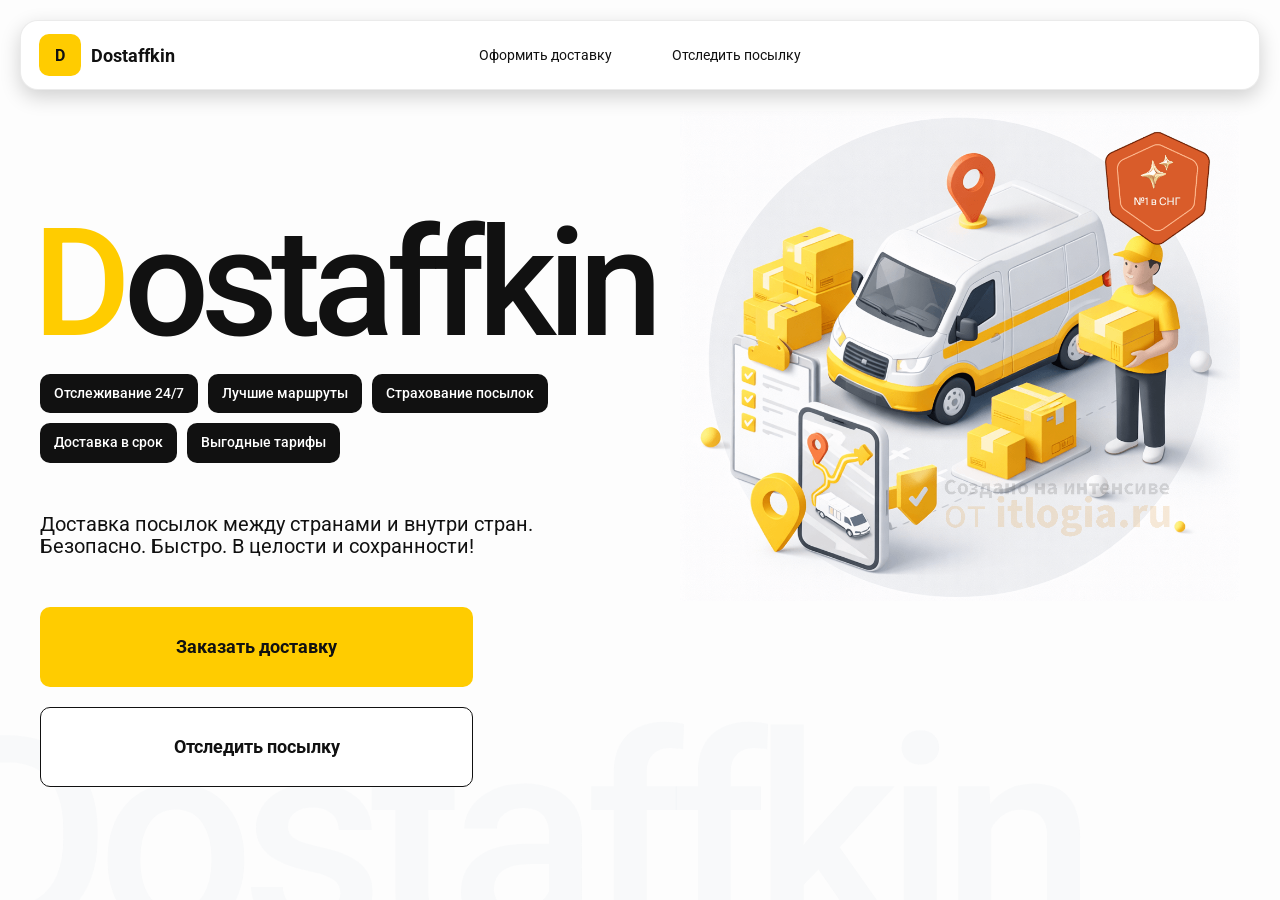
<file: index.html>
<!doctype html>
<html lang="ru">

<head>
    <meta charset="utf-8" />
    <meta name="viewport" content="width=device-width,initial-scale=1,maximum-scale=1,user-scalable=0" />
    <title>Dostaffkin — Доставка посылок между странами и внутри стран. Безопасно. Быстро. В целости и сохранности!
    </title>

    <link href="styles/base.css" rel="stylesheet" />
    <link href="styles/base_adaptive.css" rel="stylesheet" />
    <link href="styles/index.css" rel="stylesheet" />
    <link href="styles/index_adaptive.css" rel="stylesheet" />
</head>

<body>

    <div class="container">
        <header class="header">
            <a class="header-brand" href="#">
                <div class="header-logo">D</div>
                <div class="header-title">Dostaffkin</div>
            </a>
            <nav class="header-menu">
                <a class="header-link" href="./order.html">Оформить <span>доставку</span></a>
                <a class="header-link" href="./track.html">Отследить <span>посылку</span></a>
            </nav>
        </header>
        <main class="main">
            <section class="main-info">
                <div class="main-title">
                    <span>D</span>ostaffkin
                </div>
                <div class="main-features">
                    <div class="main-feature">Отслеживание 24/7</div>
                    <div class="main-feature">Лучшие маршруты</div>
                    <div class="main-feature">Страхование посылок</div>
                    <div class="main-feature">Доставка в срок</div>
                    <div class="main-feature">Выгодные тарифы</div>
                </div>
                <div class="main-description">
                    Доставка посылок между странами и внутри стран.
                    Безопасно. Быстро. В целости и сохранности!
                </div>
                <div class="main-actions">
                    <a class="button" type="button" href="./order.html">Заказать доставку</a>
                    <a class="button button-white" type="button" href="./track.html">Отследить посылку</a>
                </div>
            </section>
            <div class="main-title-ghost">Dostaffkin</div>
            <section class="main-image">
                <img src="image/main-image.png" alt="Main image" />
            </section>
        </main>
    </div>
</body>

</html>
</file>
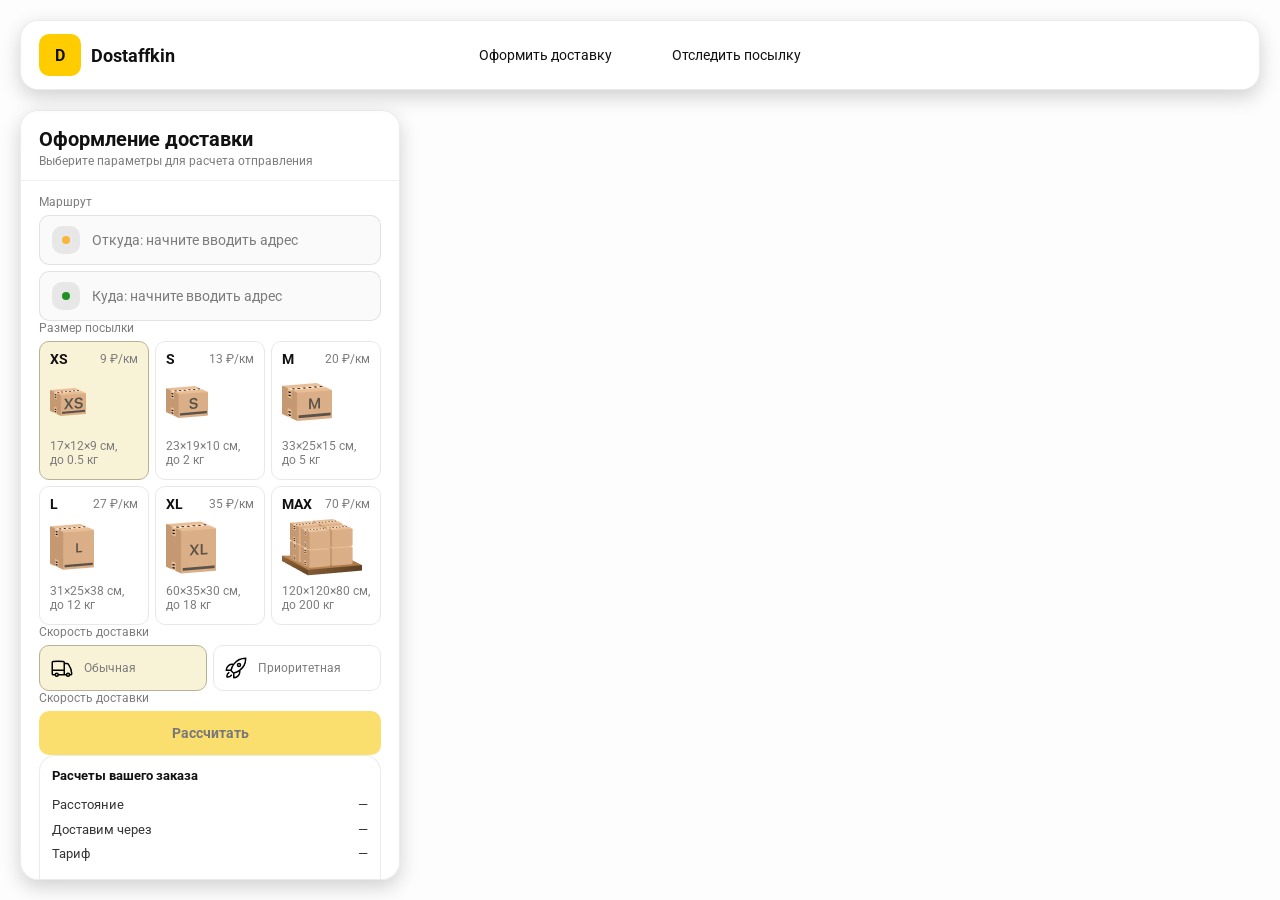
<file: order.html>
<!doctype html>
<html lang="ru">

<head>
    <meta charset="utf-8" />
    <meta name="viewport" content="width=device-width,initial-scale=1,maximum-scale=1,user-scalable=0" />
    <title>Оформление доставки</title>

    <link rel="stylesheet" href="styles/base.css" />
    <link rel="stylesheet" href="styles/base_adaptive.css" />

    <link rel="stylesheet" href="styles/order.css" />
    <link rel="stylesheet" href="styles/order_adaptive.css" />

    <script src="https://api-maps.yandex.ru/2.1/?lang=ru_RU&apikey=36f34c96-fb3a-49f0-b5a9-a769c40ebb6c&suggest_apikey=79d966dd-cda7-4e02-bc69-eff064fbc5ec" type="text/javascript"></script>
</head>

<body>
    <div id="map"></div>

    <header class="header">
        <a class="header-brand" href="./index.html">
            <div class="header-logo">D</div>
            <div class="header-title">Dostaffkin</div>
        </a>
        <nav class="header-menu">
            <a class="header-link" href="#">Оформить <span>доставку</span></a>
            <a class="header-link" href="./track.html">Отследить <span>посылку</span></a>
        </nav>
    </header>

    <aside class="main" id="sidebar">
        <div class="main-header">
            <div class="main-title">Оформление доставки</div>
            <div class="main-text">Выберите параметры для расчета отправления</div>
        </div>
        <div class="main-content">
            <div class="main-route">
                <div class="main-block-title">Маршрут</div>
                <div class="main-fields">
                    <div class="main-field" id="fromField">
                        <div class="main-pin"></div>
                        <input id="from" placeholder="Откуда: начните вводить адрес" autocomplete="off" />
                        <div class="main-ac" id="fromAc" role="listbox" aria-label="Подсказки адресов"></div>
                    </div>

                    <div class="main-field" id="toField">
                        <div class="main-pin"></div>
                        <input id="to" placeholder="Куда: начните вводить адрес" autocomplete="off" />
                        <div class="main-ac" id="toAc" role="listbox" aria-label="Подсказки адресов"></div>
                    </div>
                </div>
                <div class="main-package">
                    <div class="main-block-title">Размер посылки</div>

                    <div class="main-sizes">
                        <div class="main-size-card is-active" data-value="xs">
                            <div class="main-size-top">
                                <div class="main-size-label">XS</div>
                                <div class="main-size-rate">9 ₽/км</div>
                            </div>
                            <div class="main-size-media">
                                <img src="image/sizes/xs.png" alt="Короб XS" />
                            </div>
                            <div class="main-size-description">17×12×9 см,<br>до 0.5 кг</div>
                        </div>

                        <div class="main-size-card" data-value="s">
                            <div class="main-size-top">
                                <div class="main-size-label">S</div>
                                <div class="main-size-rate">13 ₽/км</div>
                            </div>
                            <div class="main-size-media">
                                <img src="image/sizes/s.png" alt="Короб S" />
                            </div>
                            <div class="main-size-description">23×19×10 см,<br>до 2 кг</div>
                        </div>

                        <div class="main-size-card" data-value="m">
                            <div class="main-size-top">
                                <div class="main-size-label">M</div>
                                <div class="main-size-rate">20 ₽/км</div>
                            </div>
                            <div class="main-size-media">
                                <img src="image/sizes/m.png" alt="Короб M" />
                            </div>
                            <div class="main-size-description">33×25×15 см,<br>до 5 кг</div>
                        </div>

                        <div class="main-size-card" data-value="l">
                            <div class="main-size-top">
                                <div class="main-size-label">L</div>
                                <div class="main-size-rate">27 ₽/км</div>
                            </div>
                            <div class="main-size-media">
                                <img src="image/sizes/l.png" alt="Короб L" />
                            </div>
                            <div class="main-size-description">31×25×38 см,<br>до 12 кг</div>
                        </div>

                        <div class="main-size-card" data-value="xl">
                            <div class="main-size-top">
                                <div class="main-size-label">XL</div>
                                <div class="main-size-rate">35 ₽/км</div>
                            </div>
                            <div class="main-size-media">
                                <img src="image/sizes/xl.png" alt="Короб XL" />
                            </div>
                            <div class="main-size-description">60×35×30 см,<br>до 18 кг</div>
                        </div>

                        <div class="main-size-card" data-value="max">
                            <div class="main-size-top">
                                <div class="main-size-label">MAX</div>
                                <div class="main-size-rate">70 ₽/км</div>
                            </div>
                            <div class="main-size-media main-size-media-palleta">
                                <img src="image/sizes/max.png" alt="Паллета" />
                            </div>
                            <div class="main-size-description">120×120×80 см,<br>до 200 кг</div>
                        </div>
                    </div>
                    <div class="main-speed">
                        <div class="main-speed">
                            <div class="main-block-title">Скорость доставки</div>

                            <div class="main-speeds">
                                <div class="main-speed-card is-active" data-value="regular">
                                    <img class="main-speed-media" src="image/icons/regular.svg" alt="Regular" />
                                    <div class="main-speed-description">Обычная</div>
                                </div>
                                <div class="main-speed-card" data-value="fast">
                                    <img class="main-speed-media" src="image/icons/fast.svg" alt="Fast" />
                                    <div class="main-speed-description">Приоритетная</div>
                                </div>

                            </div>
                        </div>
                        <div class="main-block-title">Скорость доставки</div>

                        <div class="main-calculate-block">
                            <button id="calc" class="button calculate-button" type="button" disabled>Рассчитать</button>
                        </div>
                        <div class="main-result" id="result">
                            <div class="main-result-title">Расчеты вашего заказа</div>
                            <div class="main-result-lines">
                                <div class="main-result-line"><span>Расстояние</span><span id="distanceValue">—</span>
                                </div>
                                <div class="main-result-line"><span>Доставим через</span><span
                                        id="durationValue">—</span>
                                </div>
                                <div class="main-result-line"><span>Тариф</span><span id="rateValue">—</span></div>
                            </div>
                            <div class="main-price">
                                <div class="main-price-label">Итого</div>
                                <div class="main-price-value" id="totalValue">—</div>
                            </div>

                            <div class="main-order-box">
                                <div class="main-order-form" id="orderForm">
                                    <div class="main-order-title">Оформление доставки</div>
                                    <div class="main-block-info-row">
                                        <div class="main-block-title">Контакты</div>
                                        <div class="order-fields">
                                            <div class="main-field">
                                                <input id="customerName" placeholder="Ваше имя" autocomplete="off" />
                                            </div>
                                            <div class="main-field">
                                                <input id="customerPhone" placeholder="Ваш телефон" autocomplete="off"
                                                    inputmode="tel" />
                                            </div>
                                        </div>
                                    </div>
                                    <div class="main-block-info-row extra-info">
                                        <div class="main-block-title">Дополнительная информация</div>
                                        <div class="main-field textarea">
                                            <textarea id="comment"
                                                placeholder="Детали доставки и комментарии"></textarea>
                                        </div>
                                    </div>
                                    <button id="submit" class="button main-submit-request" type="button"
                                        disabled>Отправить
                                        заявку
                                    </button>
                                </div>

                                <div class="main-order-success" id="orderSuccess">
                                    <div class="main-success-icon">✓</div>
                                    <div class="main-success-title">Заявка отправлена!</div>
                                    <div class="main-success-title">Номер отправления – <span id="orderId"></span></div>
                                    <div class="main-success-subtitle">Мы скоро свяжемся с вами</div>
                                </div>
                            </div>
                        </div>
                    </div>
                </div>

            </div>
    </aside>
    <script src="scripts/order.js"></script>
</body>

</html>
</file>
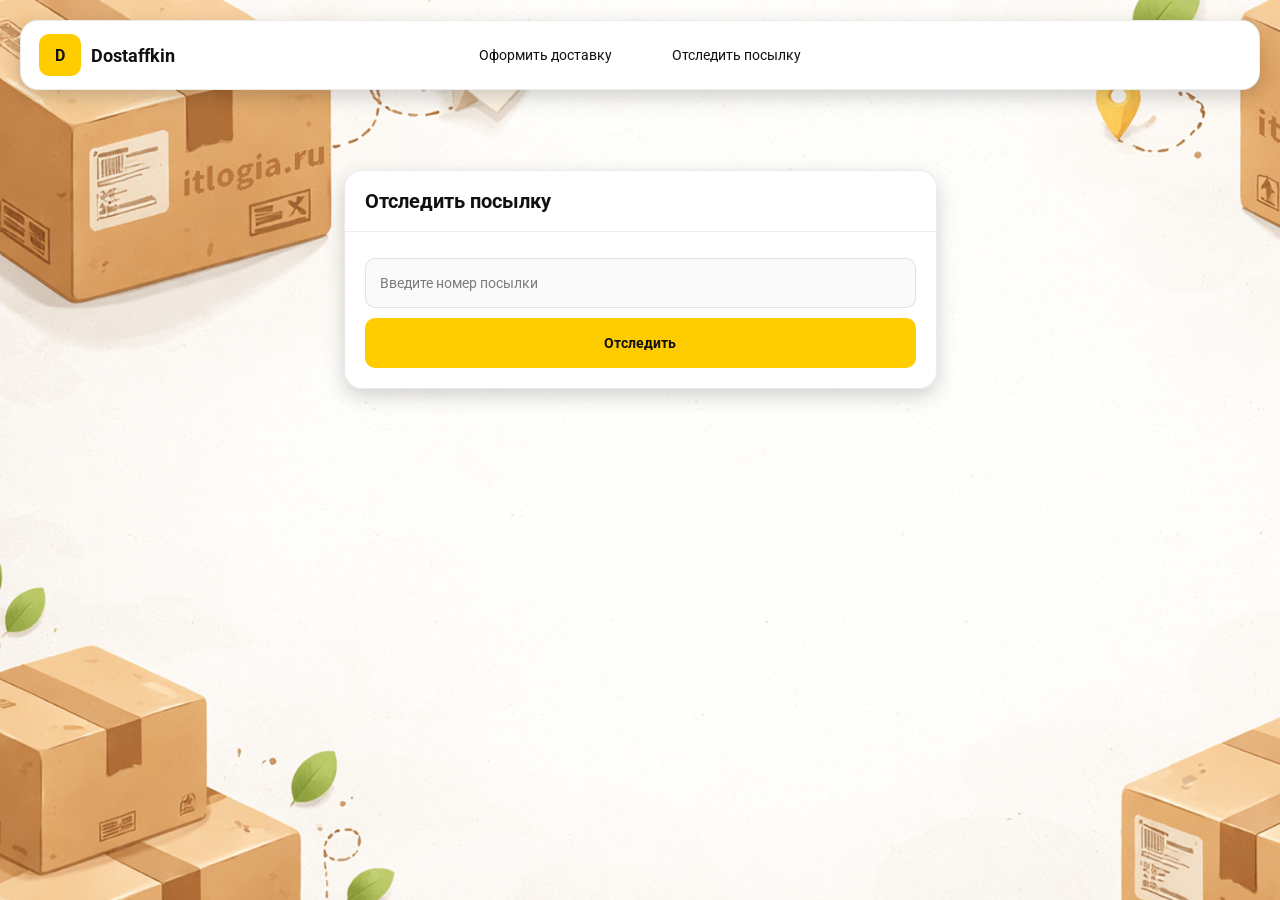
<file: track.html>
<!doctype html>
<html lang="ru">

<head>
    <meta charset="utf-8" />
    <meta name="viewport" content="width=device-width,initial-scale=1,maximum-scale=1,user-scalable=0" />
    <title>Отследить посылку</title>
    <link rel="stylesheet" href="styles/base.css" />
    <link rel="stylesheet" href="styles/base_adaptive.css" />

    <link rel="stylesheet" href="styles/track.css" />
    <link rel="stylesheet" href="styles/track_adaptive.css" />
</head>

<body>

    <div class="container">
        <header class="header">
            <a class="header-brand" href="./index.html">
                <div class="header-logo">D</div>
                <div class="header-title">Dostaffkin</div>
            </a>
            <nav class="header-menu">
                <a class="header-link" href="./order.html">Оформить <span>доставку</span></a>
                <a class="header-link" href="#">Отследить <span>посылку</span></a>
            </nav>
        </header>

        <main class="track-content">
            <section class="track-card track-search">
                <div class="track-title">Отследить посылку</div>
                <div class="track-action">
                    <div class="main-field track-field">
                        <input id="trackNumber" placeholder="Введите номер посылки" autocomplete="off" />
                    </div>
                    <button id="trackButton" class="button track-button" type="button">Отследить</button>
                </div>
            </section>
            <section class="track-card track-result" id="trackResult">
                <div class="track-result-header">
                    <div class="track-id" id="trackIdValue"></div>
                    <div class="track-routes">
                        <div class="track-route">
                            <div class="track-route-pin">
                                <svg xmlns="http://www.w3.org/2000/svg" fill="none" viewBox="0 0 24 24"
                                    stroke-width="1.5" stroke="orange" class="size-6">
                                    <path stroke-linecap="round" stroke-linejoin="round"
                                        d="M15 10.5a3 3 0 1 1-6 0 3 3 0 0 1 6 0Z" />
                                    <path stroke-linecap="round" stroke-linejoin="round"
                                        d="M19.5 10.5c0 7.142-7.5 11.25-7.5 11.25S4.5 17.642 4.5 10.5a7.5 7.5 0 1 1 15 0Z" />
                                </svg>
                            </div>
                            <div class="track-route-address" id="trackFromValue">
                                Откуда: Москва, улица Арбат, 1
                            </div>
                        </div>
                        <div class="track-route track-route-arrow">
                            <svg xmlns="http://www.w3.org/2000/svg" fill="none" viewBox="0 0 24 24" stroke-width="1.5"
                                stroke="currentColor" class="size-6">
                                <path stroke-linecap="round" stroke-linejoin="round"
                                    d="M19.5 13.5 12 21m0 0-7.5-7.5M12 21V3" />
                            </svg>
                        </div>
                        <div class="track-route">
                            <div class="track-route-pin">
                                <svg xmlns="http://www.w3.org/2000/svg" fill="none" viewBox="0 0 24 24"
                                    stroke-width="1.5" stroke="green" class="size-6">
                                    <path stroke-linecap="round" stroke-linejoin="round"
                                        d="M15 10.5a3 3 0 1 1-6 0 3 3 0 0 1 6 0Z" />
                                    <path stroke-linecap="round" stroke-linejoin="round"
                                        d="M19.5 10.5c0 7.142-7.5 11.25-7.5 11.25S4.5 17.642 4.5 10.5a7.5 7.5 0 1 1 15 0Z" />
                                </svg>
                            </div>
                            <div class="track-route-address" id="trackToValue">
                                Куда: Минск, проспект Независимости, 58
                            </div>
                        </div>
                    </div>
                </div>
                <div class="track-info">
                    <div class="track-status-title">Статус данной посылки:</div>
                    <div class="track-status-list" id="trackStatusList">


                        <div class="track-status created">
                            <img src="image/icons/created.svg" class="track-status-icon" alt="Created">
                            <div class="track-status-text">
                                <div class="track-status-text-state">Создан</div>
                                <div class="track-status-text-date">10.01.2026</div>
                            </div>
                        </div>

                        <div class="track-status in-way">
                            <img src="image/icons/in-way.svg" class="track-status-icon" alt="In way">
                            <div class="track-status-text">
                                <div class="track-status-text-state">В пути: Москва</div>
                                <div class="track-status-text-date">18.01.2026</div>
                            </div>
                        </div>

                        <div class="track-status ready">
                            <img src="image/icons/ready.svg" class="track-status-icon" alt="Ready">
                            <div class="track-status-text">
                                <div class="track-status-text-state">Готов к выдаче</div>
                                <div class="track-status-text-date">25.01.2026</div>
                            </div>
                        </div>

                        <div class="track-status done">
                            <img src="image/icons/done.svg" class="track-status-icon" alt="Done">
                            <div class="track-status-text">
                                <div class="track-status-text-state">Вручен</div>
                                <div class="track-status-text-date">27.01.2026</div>
                            </div>
                        </div>

                    </div>
                </div>
            </section>
        </main>
    </div>

    <script src="scripts/track.js"></script>

</body>

</html>
</file>
<file: styles/base.css>
*, *::before, *::after {
    box-sizing: border-box;
}

@font-face {
    font-family: "Roboto";
    src: url("../fonts/Roboto-Regular.ttf");
    font-weight: normal;
}

@font-face {
    font-family: "Roboto";
    src: url("../fonts/Roboto-Bold.ttf");
    font-weight: bold;
}

@font-face {
    font-family: "Roboto";
    src: url("../fonts/Roboto-Medium.ttf");
    font-weight: 500;
}

html, body {
    margin: 0;
    color: #111111;
    font-family: "Roboto", sans-serif;
}

body {
    background: #FDFDFD;
}

.header {
    border-radius: 18px;
    box-shadow: 0 7px 20px 0 #0000002E;
    backdrop-filter: blur(10px);
    background: #ffffff;
    left: 20px;
    border: 1px solid rgba(0, 0, 0, 0.08);
    position: fixed;
    right: 20px;
    top: 20px;
    padding: 14px 18px;
    height: 70px;
    display: flex;
    align-items: center;
    z-index: 6;
}

.header-brand {
    display: flex;
    align-items: center;
    text-decoration: none;
    gap: 10px;
}

.header-logo {
    width: 42px;
    height: 42px;
    border-radius: 10px;
    background: #FFCC00;
    display: grid;
    place-items: center;
    font-weight: bold;
    color: #111;
}

.header-title {
    font-size: 18px;
    font-weight: bold;
    color: #111111;
    text-decoration: none;
}
.header-menu {
    display: flex;
    align-items: center;
    gap: 60px;
    margin: 0;
    position: absolute;
    left: 50%;
    transform: translateX(-50%);
}

.header-link {
    font-size: 14px;
    color: #111111;
    text-decoration: none;
}

.button {
    border: 0;
    outline: none;
    height: 44px;
    border-radius: 10px;
    font-size: 14px;
    font-weight: bold;
    cursor: pointer;
    font-family: inherit;
    transition: transform .08s ease, opacity .12s ease;
    background: #ffcc00;
    color: #111111;
    text-align: center;
    text-decoration: none;
}

.button:hover {
    background-color: #E5BC19;
}

.button:disabled {
    cursor: not-allowed;
    background-color: #FADE6E;
    color: #787878;
    transform: none;
}

.button.button-white {
    background: #ffffff;
    border: 1px solid #111111;
}

.button.button-white:hover {
    background: rgb(241 241 241);
}

.main-field {
    display: flex;
    align-items: center;
    margin-top: 6px;
    gap: 10px;
    border: 1px solid #1111111A;
    background: #FAFAFA;
    border-radius: 10px;
    padding: 10px 12px;
    position: relative;
    box-sizing: border-box;
    height: 50px;
}

.main-field.textarea {
    height: auto;
}

.main-pin {
    width: 28px;
    height: 28px;
    border-radius: 10px;
    background: rgba(17, 17, 17, 0.08);
    display: grid;
    place-items: center;
    flex: 0 0 auto;
    position: relative;
}

.main-pin::before {
    content: "";
    width: 8px;
    height: 8px;
    border-radius: 999px;
    background: orange;
    opacity: .75;
    display: block;
}

.main-field:last-child .main-pin::before {
    background: green;
    opacity: .85;
}

input, textarea {
    width: 100%;
    border: 0;
    outline: none;
    background: transparent;
    font-size: 14px;
    color: #111111;
    font-family: inherit;
}

textarea {
    resize: vertical;
    min-height: 72px;
    padding: 2px 0;
}

input::placeholder, textarea::placeholder {
    color: #7C7C7C;
}

.main-field:focus-within {
    border-color: rgba(0, 0, 0, 0.20);
    box-shadow: 0 0 0 4px rgba(255, 204, 0, 0.35);
    background: rgba(255, 255, 255, 0.75);
}
</file>
<file: styles/base_adaptive.css>
@media (max-width: 767px) {
    .header {
        left: 10px;
        right: 10px;
        top: 10px;
    }

    .header-link span {
        display: none;
    }

    .header-menu {
        gap: 20px;
        justify-content: flex-start;
        margin: 0 0 0 30px;
        position: static;
        transform: none;
    }
}

@media (max-width: 420px) {
    .header-title {
        display: none;
    }
}

@media (max-width: 374px) {
    .header-menu {
        gap: 10px;
        margin: 0 0 0 10px;
    }
}
</file>
<file: styles/index.css>
.container {
    overflow: hidden;
    min-height: 100vh;
}

.main {
    padding: 111px 40px 40px;
    position: relative;
    display: flex;
}

.main-info {
    max-width: 840px;
    width: 100%;
    position: relative;
}

.main-title {
    margin-top: 98px;
    font-weight: 500;
    font-size: 200px;
    line-height: 1;
    letter-spacing: -0.05em;
    color: #111111;
    left: -15px;
    position: relative;
}

.main-title span {
    color: #ffcc00;
}

.main-features {
    margin-top: 15px;
    display: flex;
    flex-wrap: wrap;
    gap: 10px;
}

.main-feature {
    background: #111111;
    color: #ffffff;
    padding: 12px 14px;
    font-weight: 500;
    font-size: 14px;
    line-height: 1.1;
    border-radius: 10px;
}

.main-description {
    margin-top: 50px;
    max-width: 500px;
    font-size: 20px;
    line-height: 1.1;
    color: #111111;
}

.main-actions {
    margin-top: 50px;
    display: flex;
    flex-direction: column;
    gap: 20px;
}

.main-actions .button {
    height: 80px;
    width: 433px;
    font-size: 18px;
    font-weight: bold;
    place-items: center;
    display: grid;
}

.main-title-ghost {
    position: absolute;
    z-index: -1;
    left: -70px;
    bottom: -150px;
    font-weight: 500;
    font-size: 278px;
    line-height: 1;
    letter-spacing: -0.05em;
    color: #ECEDF04D;
}

.main-image {
    width: 1024px;
    top: 100px;
    z-index: -2;
}

.main-image img {
    width: 100%;
    max-width: 1024px;
    height: auto;
    display: block;
}
</file>
<file: styles/index_adaptive.css>
@media (max-width: 1760px) {
    .main-title {
        font-size: 150px;
        left: -7px;
    }

    .main-info {
        max-width: 640px;
    }
}

@media (max-width: 1200px) {
    .main-info {
        max-width: 540px;
    }

    .main {
        padding: 111px 20px 20px;
    }

    .main-title {
        font-size: 120px;
        left: -4px;
    }

    .main-title-ghost {
        font-size: 220px;
    }
}

@media (max-width: 1024px) {
    .main-title {
        margin-top: 30px;
    }

    .main {
        flex-direction: column-reverse;
    }

    .main-image {
        max-width: 350px;
        position: absolute;
        left: 370px;
        top: 370px;
    }

    .main-info {
        max-width: 100%;
    }

    .main-actions {
        gap: 10px;
    }

    .main-actions .button {
        height: 50px;
        font-size: 14px;
        width: auto;
        max-width: 300px;
    }

    .main-description {
        max-width: 350px;
    }
}

@media (max-width: 570px) {
    .main-title {
        font-size: 88px;
    }

    .main-description {
        max-width: 100%
    }

    .main-actions {
       width: 100%;
    }

    .main-actions .button {
        width: 100%;
        max-width: 100%
    }

    .main-image {
        max-width: 650px;
        position: absolute;
        left: 170px;
        top: 70px;
        opacity: 0.2;
    }
}

@media (max-width: 400px) {
    .main-title {
        font-size: 70px;
    }
}
</file>
<file: styles/order.css>
#map {
    position: fixed;
    inset: 0;
}

.main {
    border-radius: 18px;
    box-shadow: 0 7px 20px 0 #0000002E;
    backdrop-filter: blur(10px);
    background: rgba(255, 255, 255, 0.96);
    left: 20px;
    border: 1px solid rgba(0, 0, 0, 0.08);
    position: fixed;
    top: 110px;
    bottom: 20px;
    width: 380px;
    display: flex;
    flex-direction: column;
    overflow: hidden;
    z-index: 5;
}

.main-header {
    padding: 18px 18px 12px 18px;
    border-bottom: 1px solid rgba(0, 0, 0, 0.06);
    display: flex;
    flex-direction: column;
}

.main-title {
    font-size: 20px;
    line-height: 100%;
    font-weight: bold;
}

.main-text {
    font-size: 12px;
    margin-top: 5px;
    color: #7C7C7C;
}

.main-content {
    padding: 14px 18px 18px 18px;
    overflow: auto;
    scrollbar-width: none;
    display: flex;
    flex-direction: column;
    gap: 18px;
    flex: 1;
}

.main-block-title {
    font-size: 12px;
    color: #7C7C7C;
}

.main-route .main-block-title,
.main-package .main-block-title {
    margin-bottom: 6px;
}

.main-sizes {
    display: grid;
    gap: 6px;
    grid-template-columns: repeat(3, 1fr);
}

.main-size-card {
    border: 1px solid #E8E8E7;
    background: #FFFFFF;
    border-radius: 10px;
    padding: 10px;
    cursor: pointer;
    user-select: none;
    transition: transform .08s ease, border-color .12s ease, background .12s ease;
    min-height: 139px;
}

.main-size-card:hover {
    transform: translateY(-1px);
}

.main-size-card.is-active {
    background-color: #F8F2D6;
    border-color: #B7B196;
}

.main-size-top {
    display: flex;
    align-items: center;
    justify-content: space-between;
}

.main-size-label {
    font-weight: bold;
    font-size: 14px;
    color: #111111;
    line-height: 100%;
}

.main-size-rate {
    font-size: 12px;
    color: #7C7C7C;
    line-height: 100%;
}

.main-size-media {
    margin-top: 8px;
    height: 57px;
}

.main-size-description {
    margin-top: 8px;
    font-size: 12px;
    color: #7C7C7C;
    line-height: 1.2;
}

.calculate-button {
    width: 100%;
}

.main-result {
    border: 1px solid rgba(0, 0, 0, 0.08);
    background: rgba(255, 255, 255, 0.75);
    border-radius: 16px;
    padding: 12px;
    line-height: 1.25;
}

.main-result-title {
    font-weight: bold;
    font-size: 13px;
    color: #111111;
    margin-bottom: 13px;
}

.main-result-lines {
    gap: 8px;
    display: flex;
    flex-direction: column;
}

.main-result-line {
    font-size: 13px;
    color: rgba(17, 17, 17, 0.85);
    display: flex;
    justify-content: space-between;
}

.main-price {
    margin-top: 18px;
    padding-top: 10px;
    border-top: 1px dashed rgba(0, 0, 0, 0.12);
    display: flex;
    align-items: baseline;
    justify-content: space-between;
}

.main-price-label {
    font-size: 12px;
    color: rgba(17, 17, 17, 0.55);
}

.main-price-value {
    font-size: 20px;
    font-weight: bold;
    color: #111111;
    letter-spacing: -0.3px;
}

.main-order-box {
    background: #ffffff;
    border: 1px solid #E8E8E7;
    border-radius: 10px;
    padding: 12px;
}

.main-order-title {
    margin-bottom: 8px;
    font-weight: bold;
    font-size: 14px;
    color: #111111;
}

.main-block-info {
    display: flex;
    flex-direction: column;
    gap: 6px;
}

.order-fields {
    display: grid;
    grid-template-columns: 1fr 1fr;
    column-gap: 10px;
    margin-top: 6px;
}

.main-block-info-row.extra-info {
    display: block;
    margin-top: 13px;
}

.main-submit-request {
    width: 100%;
    margin-top: 6px;
}

.main-order-success {
    display: none;
    text-align: center;
    padding: 22px 12px;
    gap: 12px;
}

.main-order-success.is-visible {
    display: flex;
    flex-direction: column;
    align-items: center;
}

.main-success-icon {
    width: 56px;
    height: 56px;
    border-radius: 50%;
    background: #16a34a;
    color: #ffffff;
    display: grid;
    place-items: center;
    font-size: 30px;
}

.main-success-title {
    font-size: 14px;
    font-weight: bold;
    color: #111111;
}

.main-success-subtitle {
    font-size: 12px;
    color: rgba(17, 17, 17, 0.55);
    line-height: 1.3;
}

.main-speed .main-block-title {
    margin-bottom: 6px;
}

.main-speeds {
    display: grid;
    gap: 6px;
    grid-template-columns: repeat(2, 1fr);
}

.main-speed-card {
    border: 1px solid #E8E8E7;
    background: #FFFFFF;
    border-radius: 10px;
    padding: 10px;
    cursor: pointer;
    user-select: none;
    transition: transform .08s ease, border-color .12s ease, background .12s ease;
    display: flex;
    align-items: center;
    gap: 10px;
}

.main-speed-card:hover {
    transform: translateY(-1px);
}

.main-speed-card.is-active {
    background-color: #F8F2D6;
    border-color: #B7B196;
}

.main-speed-description {
    font-size: 12px;
    color: #7C7C7C;
    line-height: 1.2;
}
</file>
<file: styles/order_adaptive.css>
@media (max-width: 767px) {
    .main {
        left: 10px;
        right: 10px;
        top: 50%;
        bottom: 12px;
        width: auto;
        max-width: none;
    }
}

@media (max-width: 420px) {
    .main-sizes {
        grid-template-columns: repeat(2, 1fr);
    }
}
</file>
<file: styles/track.css>
.track-content {
    width: 593px;
    margin: 0 auto;
}

.container {
    background: #F4F4F4 url("../image/track-bg.png");
    background-size: cover;
    min-height: 100vh;
    padding: 170px 0 50px 0;
}

.track-content {
    width: 593px;
    margin: 0 auto;
}

.track-card {
    width: 100%;
    border-radius: 18px;
    box-shadow: 0 7px 20px 0 #0000002E;
    backdrop-filter: blur(10px);
    background: rgba(255, 255, 255, 0.96);
    border: 1px solid rgba(0, 0, 0, 0.08);
}

.track-title {
    font-size: 20px;
    line-height: 100%;
    font-weight: bold;
    border-bottom: 1px solid #EEEEEE;
    padding: 20px;
}

.track-action {
    padding: 20px;
}

.track-button {
    width: 100%;
    height: 50px;
}

.track-field {
    margin-bottom: 10px;
}

.track-result {
    margin-top: 5px;
    display: none;
}

.track-result.is-visible {
    display: block;
}

.track-result-header {
    font-weight: bold;
    font-size: 14px;
    color: #111111;
    padding: 20px;
    border-bottom: 1px solid #EEEEEE;
}

.track-id {
    margin-bottom: 12px;
    font-size: 20px;
}

.track-routes {
    display: flex;
    flex-direction: column;
    gap: 10px;
    font-weight: normal;
}

.track-route {
    display: flex;
    align-items: center;
    gap: 10px;
}

.track-route-pin {
    width: 24px;
    height: 24px;
    flex-shrink: 0;
}

.track-route-arrow {
    padding: 15px 0;
    width: 24px;
    height: 24px;
}

.track-info {
    padding: 20px;
}

.track-status {
    display: flex;
    align-items: center;
    font-size: 12px;
    gap: 10px;
}

.track-status-title {
    font-size: 14px;
    color: #111111;
    margin-bottom: 20px;
}

.track-status-list {
    display: flex;
    flex-direction: column;
    gap: 15px;
}

.track-status-icon {
    width: 40px;
    height: 40px;
    border-radius: 50%;
    background: rgba(17, 17, 17, 0.08);
    display: grid;
    place-items: center;
    flex: 0 0 auto;
}

.track-status.created .track-status-icon {
    background-color: #F1CB00;
}

.track-status.in-way .track-status-icon {
    background-color: #F08A11;
}

.track-status.ready .track-status-icon {
    background-color: #A35D0A;
}

.track-status.done .track-status-icon {
    background-color: #37C93B;
}

.track-status-text {
    display: flex;
    align-items: center;
    justify-content: space-between;
    color: #111111;
    font-size: 12px;
    flex: 1;
}

.track-status-date {
    color: rgba(17, 17, 17, 0.55);
}
</file>
<file: styles/track_adaptive.css>
@media (max-width: 767px) {
    .container {
        padding: 130px 0 50px 0;
    }

    .track-content {
        width: 100%;
        padding-left: 10px;
        padding-right: 10px;
    }

    .track-result-header {
        padding: 20px;
    }
}
</file>
